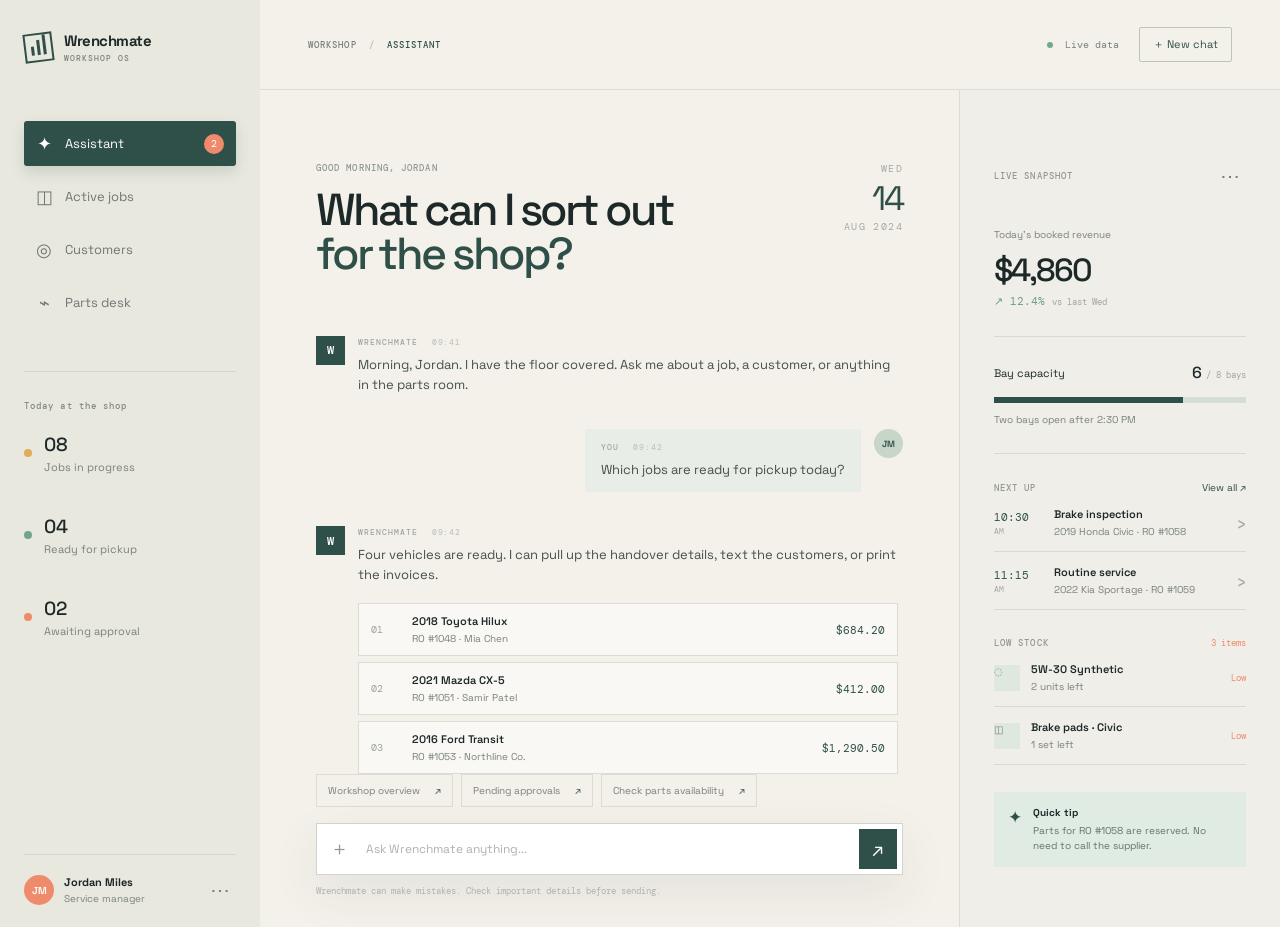
<file: CHATBOT 2 Co-Pilot/index.html>
<!doctype html>
<html lang="en">
<head>
  <meta charset="UTF-8" />
  <meta name="viewport" content="width=device-width, initial-scale=1.0" />
  <meta name="theme-color" content="#f4f1ea" />
  <title>Wrenchmate | Workshop assistant</title>
  <link rel="preconnect" href="https://fonts.googleapis.com" />
  <link rel="preconnect" href="https://fonts.gstatic.com" crossorigin />
  <link href="https://fonts.googleapis.com/css2?family=DM+Mono:wght@400;500&family=Space+Grotesk:wght@400;500;600;700&display=swap" rel="stylesheet" />
  <link rel="stylesheet" href="styles.css" />
</head>
<body>
  <main class="app-shell">
    <aside class="sidebar">
      <div class="brand-row">
        <div class="brand-mark"><span></span><span></span><span></span></div>
        <div>
          <p class="brand-name">Wrenchmate</p>
          <p class="brand-caption">WORKSHOP OS</p>
        </div>
      </div>

      <nav class="main-nav" aria-label="Main navigation">
        <a class="nav-item active" href="#chat"><span class="nav-icon">✦</span>Assistant <span class="nav-badge">2</span></a>
        <a class="nav-item" href="#jobs"><span class="nav-icon">◫</span>Active jobs</a>
        <a class="nav-item" href="#customers"><span class="nav-icon">◎</span>Customers</a>
        <a class="nav-item" href="#parts"><span class="nav-icon">⌁</span>Parts desk</a>
      </nav>

      <div class="sidebar-divider"></div>
      <p class="eyebrow">Today at the shop</p>
      <div class="shop-stat"><span class="stat-dot amber"></span><div><strong>08</strong><span>Jobs in progress</span></div></div>
      <div class="shop-stat"><span class="stat-dot mint"></span><div><strong>04</strong><span>Ready for pickup</span></div></div>
      <div class="shop-stat"><span class="stat-dot coral"></span><div><strong>02</strong><span>Awaiting approval</span></div></div>

      <div class="sidebar-footer">
        <div class="user-avatar">JM</div>
        <div><strong>Jordan Miles</strong><span>Service manager</span></div>
        <button class="icon-button" aria-label="Open settings">⋯</button>
      </div>
    </aside>

    <section class="workspace" id="chat">
      <header class="topbar">
        <div class="breadcrumb"><span>WORKSHOP</span><i>/</i><strong>ASSISTANT</strong></div>
        <div class="topbar-actions"><span class="live-status"><span></span> Live data</span><button class="outline-button" id="newChatButton">＋ New chat</button></div>
      </header>

      <div class="content-grid">
        <section class="chat-panel">
          <div class="chat-heading">
            <div><p class="eyebrow">GOOD MORNING, JORDAN</p><h1>What can I sort out<br /><em>for the shop?</em></h1></div>
            <div class="date-stamp">WED<br /><strong>14</strong><br />AUG 2024</div>
          </div>

          <div class="conversation" id="conversation" aria-live="polite">
            <div class="message assistant-message">
              <div class="message-avatar">W</div>
              <div class="message-body"><span class="message-label">WRENCHMATE <time>09:41</time></span><p>Morning, Jordan. I have the floor covered. Ask me about a job, a customer, or anything in the parts room.</p></div>
            </div>
            <div class="message user-message">
              <div class="message-body"><span class="message-label">YOU <time>09:42</time></span><p>Which jobs are ready for pickup today?</p></div>
              <div class="user-mini-avatar">JM</div>
            </div>
            <div class="message assistant-message">
              <div class="message-avatar">W</div>
              <div class="message-body"><span class="message-label">WRENCHMATE <time>09:42</time></span><p>Four vehicles are ready. I can pull up the handover details, text the customers, or print the invoices.</p><div class="job-list"><button class="job-row" data-prompt="Show me the pickup details for the four ready vehicles"><span class="job-car">01</span><span><strong>2018 Toyota Hilux</strong><small>RO #1048 · Mia Chen</small></span><b>$684.20</b></button><button class="job-row" data-prompt="Show me the pickup details for the four ready vehicles"><span class="job-car">02</span><span><strong>2021 Mazda CX-5</strong><small>RO #1051 · Samir Patel</small></span><b>$412.00</b></button><button class="job-row" data-prompt="Show me the pickup details for the four ready vehicles"><span class="job-car">03</span><span><strong>2016 Ford Transit</strong><small>RO #1053 · Northline Co.</small></span><b>$1,290.50</b></button></div></div>
            </div>
          </div>

          <div class="suggestions" id="suggestions"><button data-prompt="What is happening in the workshop today?">Workshop overview <span>↗</span></button><button data-prompt="Which jobs are waiting for customer approval?">Pending approvals <span>↗</span></button><button data-prompt="Do we have the parts for today's jobs?">Check parts availability <span>↗</span></button></div>
          <form class="composer" id="chatForm"><button type="button" class="attach-button" aria-label="Attach a file">＋</button><input id="chatInput" autocomplete="off" placeholder="Ask Wrenchmate anything..." aria-label="Message Wrenchmate" /><button type="submit" class="send-button" aria-label="Send message">↗</button></form>
          <p class="composer-note">Wrenchmate can make mistakes. Check important details before sending.</p>
        </section>

        <aside class="insights-panel">
          <div class="insights-heading"><p class="eyebrow">LIVE SNAPSHOT</p><button class="icon-button" aria-label="More snapshot options">⋯</button></div>
          <div class="revenue-block"><span>Today's booked revenue</span><strong>$4,860</strong><div class="trend">↗ 12.4% <small>vs last Wed</small></div></div>
          <div class="capacity-wrap"><div class="capacity-label"><span>Bay capacity</span><strong>6 <small>/ 8 bays</small></strong></div><div class="capacity-bar"><span></span></div><p>Two bays open after 2:30 PM</p></div>
          <div class="insight-section"><div class="section-title"><p class="eyebrow">NEXT UP</p><button class="text-button">View all ↗</button></div><div class="calendar-card"><div class="calendar-time">10:30 <small>AM</small></div><div><strong>Brake inspection</strong><span>2019 Honda Civic · RO #1058</span></div><i class="calendar-mark">›</i></div><div class="calendar-card"><div class="calendar-time">11:15 <small>AM</small></div><div><strong>Routine service</strong><span>2022 Kia Sportage · RO #1059</span></div><i class="calendar-mark">›</i></div></div>
          <div class="insight-section"><div class="section-title"><p class="eyebrow">LOW STOCK</p><span class="stock-alert">3 items</span></div><div class="stock-row"><span class="stock-icon">◌</span><div><strong>5W-30 Synthetic</strong><span>2 units left</span></div><b class="critical">Low</b></div><div class="stock-row"><span class="stock-icon">◫</span><div><strong>Brake pads · Civic</strong><span>1 set left</span></div><b class="critical">Low</b></div></div>
          <div class="tip-card"><span class="tip-spark">✦</span><div><strong>Quick tip</strong><p>Parts for RO #1058 are reserved. No need to call the supplier.</p></div></div>
        </aside>
      </div>
    </section>
  </main>
  <script src="app.js"></script>
</body>
</html>
</file>
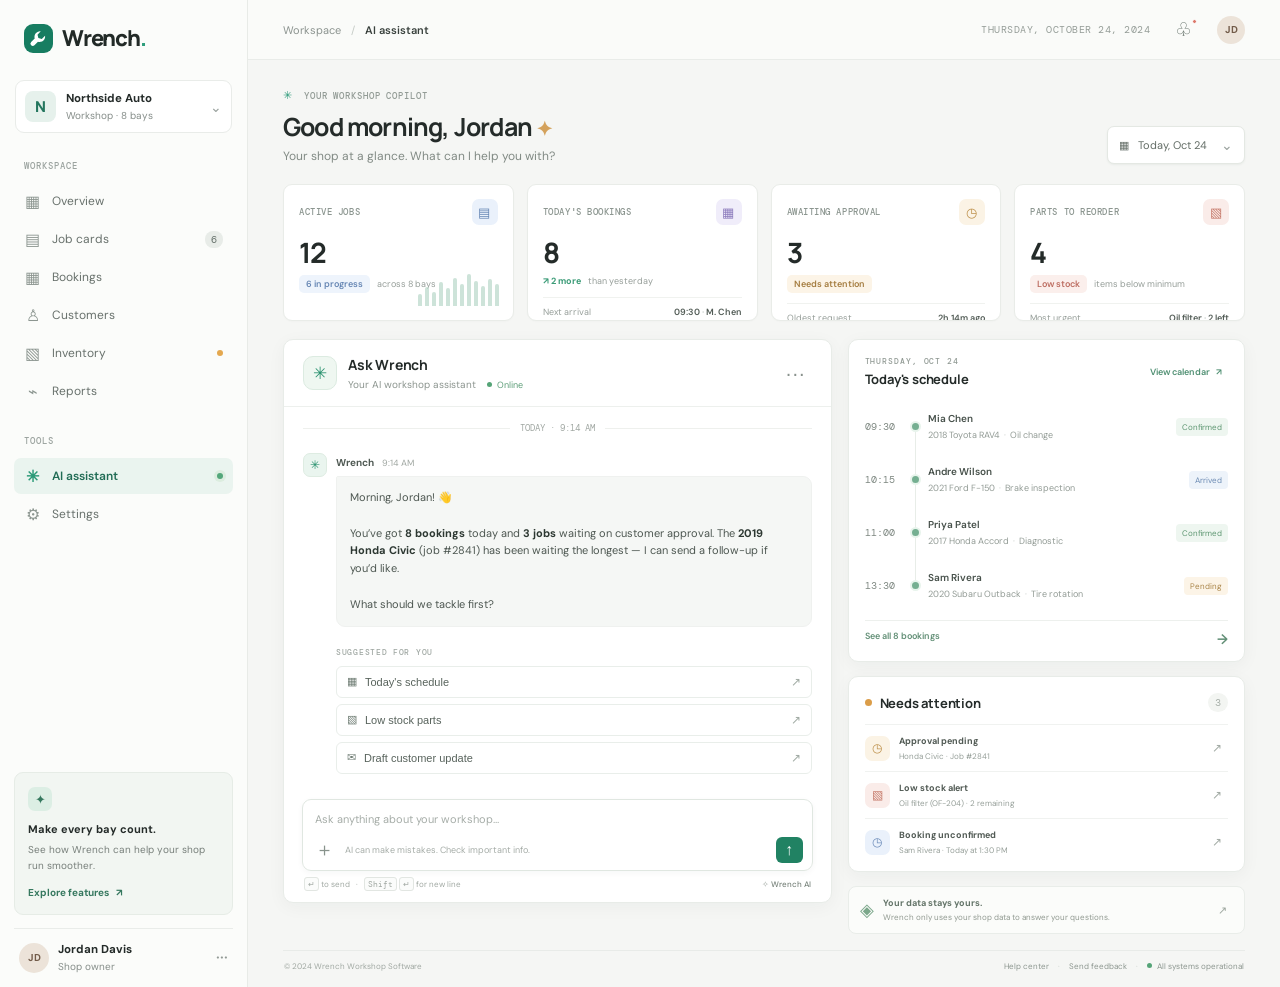
<file: ChatBot Codex ChatGPT/index.html>
<!doctype html>
<html lang="en">
<head>
  <meta charset="utf-8"><meta name="viewport" content="width=device-width, initial-scale=1">
  <meta name="theme-color" content="#f5f6f4"><title>Wrench — Workshop copilot</title>
  <link rel="preconnect" href="https://fonts.googleapis.com"><link rel="preconnect" href="https://fonts.gstatic.com" crossorigin>
  <link href="https://fonts.googleapis.com/css2?family=DM+Mono:wght@400;500&family=DM+Sans:wght@400;500;600;700&family=Manrope:wght@400;500;600;700;800&display=swap" rel="stylesheet">
  <link rel="stylesheet" href="styles.css">
</head>
<body>
<div class="app-shell">
  <aside class="sidebar">
    <a class="brand" href="#"><span class="brand-mark"><svg viewBox="0 0 32 32"><path d="M19.4 5.1a8.4 8.4 0 0 0-9.2 10.8L4.8 21.3a3.5 3.5 0 0 0 5 5l5.4-5.4A8.4 8.4 0 0 0 26 11.7l-5 5-5.2-1.3-1.3-5.2 4.9-5.1Z"/><circle cx="8.3" cy="23" r="1"/></svg></span><span>Wrench<span class="brand-dot">.</span></span></a>
    <div class="shop-switch"><span class="shop-avatar">N</span><span class="shop-copy"><b>Northside Auto</b><small>Workshop · 8 bays</small></span><span class="chevron">⌄</span></div>
    <div class="nav-label">WORKSPACE</div>
    <nav class="nav-main"><a href="#overview" class="nav-item"><span class="nav-icon">▦</span>Overview</a><a href="#jobs" class="nav-item"><span class="nav-icon">▤</span>Job cards <span class="nav-count">6</span></a><a href="#bookings" class="nav-item"><span class="nav-icon">▦</span>Bookings</a><a href="#customers" class="nav-item"><span class="nav-icon">♙</span>Customers</a><a href="#inventory" class="nav-item"><span class="nav-icon">▧</span>Inventory <span class="low-dot"></span></a><a href="#reports" class="nav-item"><span class="nav-icon">⌁</span>Reports</a></nav>
    <div class="nav-label tools-label">TOOLS</div><nav><a href="#assistant" class="nav-item active"><span class="nav-icon sparkle">✳</span>AI assistant <span class="live-dot"></span></a><a href="#settings" class="nav-item"><span class="nav-icon">⚙</span>Settings</a></nav>
    <div class="sidebar-bottom"><div class="upgrade-card"><div class="upgrade-icon">✦</div><b>Make every bay count.</b><p>See how Wrench can help your shop run smoother.</p><a href="#learn">Explore features <span>↗</span></a></div><div class="profile"><div class="profile-avatar">JD</div><div class="profile-copy"><b>Jordan Davis</b><small>Shop owner</small></div><span class="more">···</span></div></div>
  </aside>
  <main class="main-area" id="overview">
    <header class="topbar"><div class="crumb"><span>Workspace</span><span class="crumb-slash">/</span><b>AI assistant</b></div><div class="top-actions"><span class="today-label">THURSDAY, OCTOBER 24, 2024</span><button class="icon-button" aria-label="Notifications">♧<i></i></button><div class="top-avatar">JD</div></div></header>
    <div class="content">
      <div class="page-heading"><div><div class="eyebrow"><span class="sparkle small">✳</span> YOUR WORKSHOP COPILOT</div><h1>Good morning, Jordan <span class="wave">✦</span></h1><p class="subheading">Your shop at a glance. What can I help you with?</p></div><button class="date-button">▦ <span>Today, Oct 24</span> <span class="chevron">⌄</span></button></div>
      <section class="metrics" aria-label="Workshop summary"><article class="metric-card"><div class="metric-top"><span>ACTIVE JOBS</span><span class="metric-icon blue">▤</span></div><div class="metric-value">12</div><div class="metric-foot"><span class="pill pill-blue">6 in progress</span><span class="foot-muted">across 8 bays</span></div><div class="mini-bars"><i style="height:37%"></i><i style="height:58%"></i><i style="height:44%"></i><i style="height:76%"></i><i style="height:55%"></i><i style="height:89%"></i><i style="height:68%"></i><i style="height:100%"></i><i style="height:77%"></i><i style="height:61%"></i><i style="height:83%"></i><i style="height:70%"></i></div></article><article class="metric-card"><div class="metric-top"><span>TODAY'S BOOKINGS</span><span class="metric-icon lilac">▦</span></div><div class="metric-value">8</div><div class="metric-foot"><span class="trend">↗ 2 more</span><span class="foot-muted">than yesterday</span></div><div class="metric-bottom-line"><span>Next arrival</span><b>09:30 <span>·</span> M. Chen</b></div></article><article class="metric-card"><div class="metric-top"><span>AWAITING APPROVAL</span><span class="metric-icon amber">◷</span></div><div class="metric-value">3</div><div class="metric-foot"><span class="pill pill-amber">Needs attention</span></div><div class="metric-bottom-line"><span>Oldest request</span><b>2h 14m ago</b></div></article><article class="metric-card"><div class="metric-top"><span>PARTS TO REORDER</span><span class="metric-icon coral">▧</span></div><div class="metric-value">4</div><div class="metric-foot"><span class="pill pill-red">Low stock</span><span class="foot-muted">items below minimum</span></div><div class="metric-bottom-line"><span>Most urgent</span><b>Oil filter <span>·</span> 2 left</b></div></article></section>
      <div class="work-grid"><section class="assistant-panel" id="assistant"><div class="panel-heading"><div class="assistant-title"><div class="assistant-badge">✳</div><div><h2>Ask Wrench</h2><p>Your AI workshop assistant <span class="online"><i></i> Online</span></p></div></div><button class="panel-more" aria-label="More options">···</button></div><div class="chat-body" id="chatBody"><div class="date-divider"><span></span><small>TODAY · 9:14 AM</small><span></span></div><div class="bot-row"><div class="bot-avatar">✳</div><div class="message-stack"><div class="sender">Wrench <span>9:14 AM</span></div><div class="bot-message">Morning, Jordan! 👋<br><br>You’ve got <b>8 bookings</b> today and <b>3 jobs</b> waiting on customer approval. The <b>2019 Honda Civic</b> (job #2841) has been waiting the longest — I can send a follow-up if you’d like.<br><br>What should we tackle first?</div></div></div><div class="suggestion-label">SUGGESTED FOR YOU</div><div class="suggestions"><button class="suggestion" data-prompt="Show me today's schedule">▦ <span>Today's schedule</span><b>↗</b></button><button class="suggestion" data-prompt="Which parts are running low?">▧ <span>Low stock parts</span><b>↗</b></button><button class="suggestion" data-prompt="Draft an update for the Honda Civic customer">✉ <span>Draft customer update</span><b>↗</b></button></div><div id="dynamicMessages"></div></div><form class="chat-composer" id="chatForm"><div class="composer-box"><textarea id="chatInput" rows="1" placeholder="Ask anything about your workshop…" aria-label="Message Wrench"></textarea><div class="composer-tools"><button type="button" class="attach-button" title="Add attachment">＋</button><span class="composer-hint">AI can make mistakes. Check important info.</span><button type="submit" class="send-button" aria-label="Send message">↑</button></div></div><div class="composer-footer"><span><kbd>↵</kbd> to send <span class="hint-sep">·</span> <kbd>Shift</kbd> <kbd>↵</kbd> for new line</span><span>✧ <b>Wrench AI</b></span></div></form></section>
        <aside class="right-column"><section class="today-card"><div class="section-head"><div><div class="eyebrow">THURSDAY, OCT 24</div><h2>Today's schedule</h2></div><button class="text-link" id="viewSchedule">View calendar <span>↗</span></button></div><div class="schedule-list"><div class="schedule-item"><span class="time">09:30</span><span class="timeline"><i></i></span><div class="booking"><b>Mia Chen</b><span>2018 Toyota RAV4 <i>·</i> Oil change</span></div><span class="status status-confirmed">Confirmed</span></div><div class="schedule-item"><span class="time">10:15</span><span class="timeline"><i></i></span><div class="booking"><b>Andre Wilson</b><span>2021 Ford F-150 <i>·</i> Brake inspection</span></div><span class="status status-arrived">Arrived</span></div><div class="schedule-item"><span class="time">11:00</span><span class="timeline"><i></i></span><div class="booking"><b>Priya Patel</b><span>2017 Honda Accord <i>·</i> Diagnostic</span></div><span class="status status-confirmed">Confirmed</span></div><div class="schedule-item"><span class="time">13:30</span><span class="timeline"><i></i></span><div class="booking"><b>Sam Rivera</b><span>2020 Subaru Outback <i>·</i> Tire rotation</span></div><span class="status status-pending">Pending</span></div></div><button class="all-bookings" id="allBookings">See all 8 bookings <span>→</span></button></section>
          <section class="attention-card"><div class="section-head"><div class="attention-title"><span class="attention-dot"></span><h2>Needs attention</h2></div><span class="attention-count">3</span></div><div class="attention-item"><span class="attention-icon amber-bg">◷</span><div><b>Approval pending</b><span>Honda Civic · Job #2841</span></div><button class="row-arrow" data-prompt="Summarize the pending approval for job 2841">↗</button></div><div class="attention-item"><span class="attention-icon red-bg">▧</span><div><b>Low stock alert</b><span>Oil filter (OF-204) · 2 remaining</span></div><button class="row-arrow" data-prompt="Tell me what to reorder for the low stock oil filter">↗</button></div><div class="attention-item"><span class="attention-icon blue-bg">◷</span><div><b>Booking unconfirmed</b><span>Sam Rivera · Today at 1:30 PM</span></div><button class="row-arrow" data-prompt="Draft a booking confirmation for Sam Rivera">↗</button></div></section>
          <div class="privacy-note"><span>◈</span><p><b>Your data stays yours.</b><br>Wrench only uses your shop data to answer your questions.</p><button title="Learn about privacy">↗</button></div></aside></div>
      <footer class="app-footer"><span>© 2024 Wrench Workshop Software</span><span><a href="#help">Help center</a><i>·</i><a href="#feedback">Send feedback</a><i>·</i><a href="#status"><span class="footer-online"></span> All systems operational</a></span></footer>
    </div>
  </main>
</div><div class="toast" id="toast" role="status"></div><script src="app.js"></script>
</body></html>
</file>
<file: CHATBOT 2 Co-Pilot/styles.css>
:root {
  --paper: #f4f1ea;
  --panel: #fbfaf7;
  --ink: #1d2928;
  --muted: #7a817c;
  --line: #dddcd3;
  --green: #2f5048;
  --green-deep: #203d37;
  --mint: #dcebe2;
  --coral: #ef8b6b;
  --amber: #e1ab58;
  --shadow: 0 18px 50px rgba(39, 50, 46, .08);
}
* { box-sizing: border-box; }
body { margin: 0; background: var(--paper); color: var(--ink); font-family: 'Space Grotesk', sans-serif; }
button, input { font: inherit; }
button { cursor: pointer; }
.app-shell { min-height: 100vh; display: flex; }
.sidebar { width: 260px; padding: 31px 24px 22px; background: #e8e8df; display: flex; flex-direction: column; flex-shrink: 0; }
.brand-row, .sidebar-footer, .nav-item, .shop-stat, .topbar, .topbar-actions, .insights-heading, .section-title, .capacity-label, .stock-row, .calendar-card { display: flex; align-items: center; }
.brand-row { gap: 11px; margin-bottom: 58px; }.brand-mark { width: 29px; height: 29px; display: flex; gap: 3px; align-items: flex-end; padding: 5px; border: 2px solid var(--green); transform: rotate(-7deg); }.brand-mark span { display: block; width: 4px; background: var(--green); }.brand-mark span:nth-child(1) { height: 9px; }.brand-mark span:nth-child(2) { height: 15px; }.brand-mark span:nth-child(3) { height: 20px; }.brand-name { margin: 0; font-weight: 700; font-size: 15px; letter-spacing: -.03em; }.brand-caption, .eyebrow, .breadcrumb, .message-label { margin: 0; font: 500 10px 'DM Mono', monospace; letter-spacing: .12em; }.brand-caption { color: var(--muted); margin-top: 3px; font-size: 8px; }
.main-nav { display: grid; gap: 8px; }.nav-item { color: #717773; text-decoration: none; gap: 13px; padding: 11px 12px; border-radius: 3px; font-size: 13px; }.nav-item.active { background: var(--green); color: white; box-shadow: 0 6px 14px rgba(47, 80, 72, .16); }.nav-icon { width: 16px; text-align: center; font-size: 18px; }.nav-badge { margin-left: auto; width: 20px; height: 20px; display: grid; place-items: center; border-radius: 50%; background: var(--coral); color: white; font: 10px 'DM Mono', monospace; }.sidebar-divider { height: 1px; background: #d5d5cc; margin: 46px 0 28px; }.sidebar .eyebrow { color: #858a85; font-size: 9px; }.shop-stat { gap: 12px; margin: 20px 0; }.stat-dot { width: 8px; height: 8px; border-radius: 50%; }.stat-dot.amber { background: var(--amber); }.stat-dot.mint { background: #72a58c; }.stat-dot.coral { background: var(--coral); }.shop-stat div { display: flex; flex-direction: column; gap: 3px; }.shop-stat strong { font-size: 19px; font-weight: 500; }.shop-stat span:not(.stat-dot) { font-size: 11px; color: var(--muted); }.sidebar-footer { margin-top: auto; gap: 10px; border-top: 1px solid #d5d5cc; padding-top: 20px; }.user-avatar, .user-mini-avatar { display: grid; place-items: center; background: var(--coral); color: white; font-weight: 600; }.user-avatar { width: 30px; height: 30px; border-radius: 50%; font-size: 10px; }.sidebar-footer div:nth-child(2) { display: flex; flex-direction: column; gap: 3px; font-size: 11px; }.sidebar-footer div:nth-child(2) span { color: var(--muted); font-size: 10px; }.icon-button { margin-left: auto; border: 0; background: transparent; font-size: 20px; color: var(--muted); }
.workspace { flex: 1; min-width: 0; }.topbar { justify-content: space-between; padding: 27px 48px; border-bottom: 1px solid var(--line); }.breadcrumb { color: var(--muted); font-size: 9px; }.breadcrumb i { margin: 0 12px; color: #b7bab4; font-style: normal; }.breadcrumb strong { color: var(--green); font-weight: 500; }.topbar-actions { gap: 20px; }.live-status { font: 10px 'DM Mono', monospace; color: var(--muted); }.live-status span { display: inline-block; width: 6px; height: 6px; margin-right: 6px; background: #71ab88; border-radius: 50%; }.outline-button { border: 1px solid #bdc4ba; background: transparent; color: var(--green); padding: 9px 13px; font-size: 11px; border-radius: 2px; }.content-grid { display: grid; grid-template-columns: minmax(480px, 1fr) 320px; max-width: 1370px; margin: 0 auto; }.chat-panel { padding: 72px 8% 30px; border-right: 1px solid var(--line); min-height: calc(100vh - 82px); display: flex; flex-direction: column; }.chat-heading { display: flex; justify-content: space-between; margin-bottom: 60px; }.eyebrow { color: #929992; font-size: 9px; }.chat-heading h1 { margin: 14px 0 0; font-size: clamp(34px, 3.5vw, 53px); line-height: .98; letter-spacing: -.07em; font-weight: 500; }.chat-heading h1 em { color: var(--green); font-style: normal; }.date-stamp { text-align: right; color: #a5aaa3; font: 10px 'DM Mono', monospace; letter-spacing: .14em; line-height: 1.45; }.date-stamp strong { color: var(--green); font: 34px 'Space Grotesk', sans-serif; letter-spacing: -.06em; }.conversation { display: grid; gap: 34px; max-width: 680px; }.message { display: flex; gap: 13px; align-items: flex-start; }.message-body { max-width: 540px; }.message-avatar, .user-mini-avatar { flex: 0 0 29px; width: 29px; height: 29px; }.message-avatar { background: var(--green); color: white; display: grid; place-items: center; font: 500 12px 'DM Mono', monospace; }.user-mini-avatar { border-radius: 50%; background: #c8d5c9; color: var(--green); font-size: 9px; }.user-message { justify-content: flex-end; }.user-message .message-body { background: #e8ede7; padding: 12px 16px; }.message-label { display: block; color: #a0a69f; font-size: 8px; margin: 1px 0 8px; }.message-label time { margin-left: 8px; color: #c1c5bf; }.message-body p { margin: 0; color: #44504a; line-height: 1.55; font-size: 13px; }.job-list { margin-top: 18px; display: grid; gap: 6px; }.job-row { display: grid; grid-template-columns: 30px 1fr auto; gap: 11px; align-items: center; text-align: left; border: 1px solid var(--line); background: rgba(255,255,255,.45); padding: 10px 12px; color: var(--ink); transition: transform .2s, border-color .2s; }.job-row:hover { transform: translateX(3px); border-color: #98b0a4; }.job-car { color: #9ba29a; font: 10px 'DM Mono', monospace; }.job-row strong, .job-row small { display: block; }.job-row strong { font-size: 11px; font-weight: 600; }.job-row small { color: var(--muted); font-size: 10px; margin-top: 4px; }.job-row b { font: 11px 'DM Mono', monospace; color: var(--green); }.suggestions { display: flex; flex-wrap: wrap; gap: 8px; margin: auto 0 16px; }.suggestions button { padding: 9px 11px; border: 1px solid var(--line); background: transparent; color: var(--muted); font-size: 10px; text-align: left; }.suggestions button:hover { color: var(--green); border-color: #9eb8aa; }.suggestions span { color: var(--green); margin-left: 12px; }.composer { display: flex; max-width: 680px; background: white; border: 1px solid #d1d5cd; padding: 5px; box-shadow: var(--shadow); }.composer input { flex: 1; min-width: 0; border: 0; outline: 0; padding: 12px 9px; background: transparent; color: var(--ink); font-size: 12px; }.composer input::placeholder { color: #aeb3ad; }.attach-button, .send-button { border: 0; display: grid; place-items: center; }.attach-button { width: 35px; background: transparent; color: #8f9991; font-size: 19px; }.send-button { width: 38px; background: var(--green); color: white; font-size: 19px; }.composer-note { margin: 10px 0 0; color: #afb3ad; font: 9px 'DM Mono', monospace; }
.insights-panel { padding: 72px 34px 30px; background: #efeee8; }.insights-heading { justify-content: space-between; }.insights-heading .icon-button { margin: 0; }.revenue-block { margin-top: 32px; padding-bottom: 28px; border-bottom: 1px solid #d9d9d0; }.revenue-block > span, .capacity-wrap p, .calendar-card span, .stock-row span { color: var(--muted); font-size: 10px; }.revenue-block strong { display: block; margin: 7px 0 4px; font-size: 32px; font-weight: 500; letter-spacing: -.06em; }.trend { color: #6c9d80; font: 11px 'DM Mono', monospace; }.trend small { color: #a1a79f; font-size: 9px; }.capacity-wrap { padding: 25px 0 27px; border-bottom: 1px solid #d9d9d0; }.capacity-label { justify-content: space-between; font-size: 11px; }.capacity-label strong { font-size: 16px; font-weight: 500; }.capacity-label small { color: #a1a79f; font: 9px 'DM Mono', monospace; }.capacity-bar { height: 6px; background: #d5ddd5; margin: 14px 0 10px; }.capacity-bar span { display: block; width: 75%; height: 100%; background: var(--green); }.capacity-wrap p { margin: 0; }.insight-section { padding: 27px 0 0; }.section-title { justify-content: space-between; }.text-button { border: 0; background: none; color: var(--green); font-size: 10px; padding: 0; }.calendar-card { gap: 13px; padding: 13px 0; border-bottom: 1px solid #d9d9d0; }.calendar-time { width: 47px; color: var(--green); font: 11px 'DM Mono', monospace; }.calendar-time small { display: block; margin-top: 2px; color: #a1a79f; font-size: 8px; }.calendar-card strong, .calendar-card span, .stock-row strong, .stock-row span { display: block; }.calendar-card strong { font-size: 11px; font-weight: 600; margin-bottom: 4px; }.calendar-mark { margin-left: auto; color: #a2aaa1; font-size: 19px; font-style: normal; }.stock-alert { color: var(--coral); font: 9px 'DM Mono', monospace; }.stock-row { gap: 11px; padding: 13px 0; border-bottom: 1px solid #d9d9d0; }.stock-icon { width: 26px; height: 26px; display: grid; place-items: center; color: var(--green); background: #dfe8df; font-size: 16px; }.stock-row strong { font-size: 11px; font-weight: 600; margin-bottom: 4px; }.stock-row b { margin-left: auto; font: 9px 'DM Mono', monospace; color: var(--coral); }.tip-card { display: flex; gap: 11px; margin-top: 27px; padding: 14px; background: #e0ece3; }.tip-spark { color: var(--green); font-size: 17px; }.tip-card strong { display: block; font-size: 10px; }.tip-card p { margin: 5px 0 0; color: #62736a; font-size: 10px; line-height: 1.45; }
.typing { color: #909b92 !important; font-style: italic; }
@media (max-width: 1050px) { .sidebar { width: 210px; padding-left: 18px; padding-right: 18px; }.topbar { padding-left: 30px; padding-right: 30px; }.content-grid { grid-template-columns: minmax(430px, 1fr) 280px; }.insights-panel { padding-left: 24px; padding-right: 24px; } }
@media (max-width: 780px) { .app-shell { display: block; }.sidebar { width: 100%; height: auto; padding: 18px 20px; display: block; }.brand-row { margin-bottom: 18px; }.main-nav { display: flex; overflow-x: auto; }.nav-item { white-space: nowrap; }.sidebar-divider, .sidebar > .eyebrow, .shop-stat, .sidebar-footer { display: none; }.topbar { padding: 18px 20px; }.live-status { display: none; }.content-grid { display: block; }.chat-panel { min-height: auto; padding: 44px 20px 28px; border-right: 0; }.chat-heading { margin-bottom: 42px; }.chat-heading h1 { font-size: 41px; }.date-stamp { font-size: 8px; }.insights-panel { padding: 28px 20px 40px; }.suggestions { margin-top: 48px; }.conversation { gap: 25px; } }
@media (max-width: 430px) { .chat-heading h1 { font-size: 35px; }.date-stamp { display: none; }.job-row { grid-template-columns: 23px 1fr; }.job-row b { grid-column: 2; }.topbar-actions .outline-button { padding: 8px 9px; } }
</file>
<file: ChatBot Codex ChatGPT/styles.css>
:root{--bg:#f5f6f4;--white:#fff;--ink:#242b29;--muted:#858d89;--line:#e9ece9;--green:#177d61;--mint:#eaf5f0;--navy:#262d2b;--shadow:0 4px 18px rgba(29,44,37,.045)}*{box-sizing:border-box}body{margin:0;background:var(--bg);color:var(--ink);font-family:'DM Sans',sans-serif;font-size:13px}.app-shell{min-height:100vh;display:flex}.sidebar{width:248px;background:#fbfcfa;border-right:1px solid #e8ebe7;padding:23px 14px 12px;display:flex;flex-direction:column;flex-shrink:0}.brand{display:flex;align-items:center;gap:9px;margin:0 10px 27px;color:#222a27;text-decoration:none;font:800 22px Manrope,sans-serif;letter-spacing:-1.2px}.brand-dot{color:#2d9d7b}.brand-mark{width:29px;height:29px;background:#177d61;border-radius:9px;display:grid;place-items:center}.brand-mark svg{width:21px;fill:#fff}.shop-switch{margin:0 1px 27px;padding:10px 9px;display:flex;align-items:center;gap:10px;border:1px solid var(--line);background:#fff;border-radius:9px}.shop-avatar,.profile-avatar,.top-avatar{display:grid;place-items:center;font-weight:700}.shop-avatar{width:31px;height:31px;border-radius:8px;background:#e6f1ec;color:#24765e;font:800 15px Manrope}.shop-copy,.profile-copy{display:flex;flex-direction:column;gap:3px;flex:1}.shop-copy b,.profile-copy b{font-size:11.5px}.shop-copy small,.profile-copy small{font-size:10px;color:var(--muted)}.chevron{color:#9aa29e;font-size:14px}.nav-label{font:500 9px 'DM Mono',monospace;letter-spacing:1.05px;color:#9ba39f;margin:0 10px 9px}.nav-main{margin-bottom:23px}.nav-item{height:36px;padding:0 10px;display:flex;align-items:center;gap:11px;text-decoration:none;color:#68716c;border-radius:7px;font-size:12px;margin:2px 0}.nav-item:hover{background:#f1f4f1}.nav-item.active{background:#eaf4ef;color:#216c55;font-weight:600}.nav-icon{font-size:16px;width:17px;text-align:center;color:#8c9690}.active .nav-icon{color:#218062}.nav-icon.sparkle,.sparkle{color:#2b9a78}.nav-count{margin-left:auto;background:#e8ece8;padding:2px 6px;border-radius:8px;font:10px 'DM Mono',monospace;color:#65706a}.low-dot,.live-dot{width:6px;height:6px;border-radius:50%;background:#e4a84f;margin-left:auto}.live-dot{background:#54a77b;box-shadow:0 0 0 3px #dceddf}.tools-label{margin-top:1px}.sidebar-bottom{margin-top:auto}.upgrade-card{padding:14px 13px;background:#f2f6f2;border:1px solid #e6ece6;border-radius:9px;margin-bottom:13px}.upgrade-icon{width:24px;height:24px;border-radius:7px;background:#dceee4;color:#35785e;display:grid;place-items:center;margin-bottom:9px}.upgrade-card>b{font-size:11px}.upgrade-card p{color:#777f7a;font-size:10px;line-height:1.55;margin:5px 0 10px}.upgrade-card>a{font-size:10px;color:#36785f;text-decoration:none;font-weight:700}.upgrade-card>a span{margin-left:5px}.profile{display:flex;align-items:center;gap:9px;border-top:1px solid var(--line);padding:13px 5px 2px}.profile-avatar,.top-avatar{background:#ece3d9;color:#725b49;border-radius:50%;width:30px;height:30px;font-size:10px}.more{font-size:19px;color:#929a95}.main-area{flex:1;min-width:0}.topbar{height:60px;border-bottom:1px solid var(--line);padding:0 35px;display:flex;align-items:center;justify-content:space-between;background:#fafbf9}.crumb{display:flex;align-items:center;gap:10px;color:#8b938f;font-size:11px}.crumb-slash{color:#c5cbc6}.crumb b{color:#39413d;font-weight:600}.top-actions{display:flex;align-items:center;gap:19px}.today-label{font:10px 'DM Mono',monospace;color:#959d98;letter-spacing:.5px}.icon-button{border:0;background:transparent;font-size:19px;color:#64716a;position:relative}.icon-button i{position:absolute;width:5px;height:5px;border:1px solid #fff;border-radius:50%;background:#dc796b;right:1px;top:2px}.top-avatar{width:28px;height:28px}.content{max-width:1430px;margin:0 auto;padding:28px 35px 16px}.page-heading{display:flex;justify-content:space-between;align-items:end;margin-bottom:20px}.eyebrow{font:500 9px 'DM Mono',monospace;letter-spacing:.9px;color:#929b95}.small{font-size:11px;margin-right:5px}.page-heading h1{font:700 25px Manrope,sans-serif;letter-spacing:-.8px;margin:7px 0 4px}.wave{font-size:20px;color:#d4a25c}.subheading{font-size:12px;color:#818a84;margin:0}.date-button{display:flex;align-items:center;gap:9px;border:1px solid #e4e8e3;background:#fff;padding:9px 11px;border-radius:7px;font:11px 'DM Sans';color:#636d66;box-shadow:0 1px 2px #e8ebe8}.date-button .chevron{margin-left:5px}.metrics{display:grid;grid-template-columns:repeat(4,minmax(0,1fr));gap:13px;margin-bottom:18px}.metric-card{height:137px;background:#fff;border:1px solid #e9ece8;border-radius:9px;padding:14px 15px;position:relative;overflow:hidden;box-shadow:0 1px 2px rgba(25,40,33,.02)}.metric-top{display:flex;justify-content:space-between;align-items:center;font:500 9px 'DM Mono',monospace;letter-spacing:.55px;color:#8c9690}.metric-icon{width:26px;height:26px;border-radius:7px;display:grid;place-items:center;font-size:13px}.blue{background:#eaf1fb;color:#6384b3}.lilac{background:#f0edfa;color:#8a79bb}.amber{background:#fbf3e5;color:#bc8e46}.coral{background:#faece9;color:#c57869}.metric-value{font:700 28px Manrope,sans-serif;letter-spacing:-1px;margin:8px 0 4px}.metric-foot{display:flex;align-items:center;gap:7px}.pill{padding:3px 7px;border-radius:5px;font-size:9px;font-weight:600}.pill-blue{background:#eef4fc;color:#6787b4}.pill-amber{background:#fcf4e7;color:#a47c3f}.pill-red{background:#fbefec;color:#bd6e62}.foot-muted{font-size:9px;color:#969e99}.trend{font-size:9px;font-weight:700;color:#3c9c78}.metric-bottom-line{border-top:1px solid #f0f2ef;margin-top:10px;padding-top:8px;display:flex;justify-content:space-between;font-size:9px;color:#969e99}.metric-bottom-line b{font-weight:600;color:#525c56}.metric-bottom-line b span{color:#bbc2bd}.mini-bars{position:absolute;right:14px;bottom:14px;display:flex;align-items:end;gap:3px;height:32px;opacity:.7}.mini-bars i{width:4px;background:#b9d8c9;border-radius:2px 2px 0 0}.work-grid{display:grid;grid-template-columns:minmax(440px,1.38fr) minmax(340px,1fr);gap:16px;align-items:start}.assistant-panel,.today-card,.attention-card{background:#fff;border:1px solid #e8ece8;border-radius:10px;box-shadow:var(--shadow)}.assistant-panel{min-height:564px;display:flex;flex-direction:column;overflow:hidden}.panel-heading{height:67px;border-bottom:1px solid #edf0ed;display:flex;align-items:center;justify-content:space-between;padding:0 19px}.assistant-title{display:flex;align-items:center;gap:11px}.assistant-badge{width:34px;height:34px;display:grid;place-items:center;border:1px solid #dcebe1;border-radius:10px;background:#eff7f1;color:#29916e;font-size:17px}.assistant-title h2,.section-head h2{font:700 14px Manrope,sans-serif;letter-spacing:-.2px;margin:0}.assistant-title p{font-size:10px;color:#8c958f;margin:4px 0 0}.online{margin-left:8px;color:#5d9e78;font-size:9px}.online i,.footer-online{display:inline-block;width:5px;height:5px;border-radius:50%;background:#55a477;margin-right:3px;vertical-align:1px}.panel-more{border:0;background:transparent;color:#89928d;font-size:20px;letter-spacing:1px}.chat-body{padding:15px 19px 12px;flex:1;min-height:0}.date-divider{display:flex;align-items:center;gap:10px;margin:0 0 19px}.date-divider span{height:1px;background:#eef0ed;flex:1}.date-divider small{font:9px 'DM Mono',monospace;color:#a1a8a3}.bot-row{display:flex;align-items:start;gap:9px}.bot-avatar{width:24px;height:24px;flex-shrink:0;border-radius:7px;background:#eaf5ef;border:1px solid #deece2;color:#29916e;display:grid;place-items:center;font-size:12px}.message-stack{max-width:95%}.sender{font-size:10px;font-weight:700;color:#505a54;margin:3px 0 7px}.sender span{font-weight:400;color:#a0a7a2;margin-left:6px;font-size:9px}.bot-message{background:#f5f7f5;border:1px solid #eff1ef;border-radius:2px 9px 9px 9px;padding:12px 13px;font-size:11px;line-height:1.62;color:#4d5751}.bot-message b{color:#2d3832;font-weight:700}.suggestion-label{font:500 8px 'DM Mono',monospace;letter-spacing:.7px;color:#a0a8a3;margin:20px 0 9px 33px}.suggestions{display:flex;flex-direction:column;gap:6px;margin-left:33px}.suggestion{width:100%;height:32px;border:1px solid #e9eeea;border-radius:6px;background:#fff;padding:0 10px;display:flex;align-items:center;gap:8px;color:#6d7b72;text-align:left;font-size:11px}.suggestion span{color:#58635c;flex:1}.suggestion>b{font-size:12px;color:#a0aaa3;font-weight:400}.suggestion:hover{border-color:#a8cbbc;background:#fbfdfb}.chat-composer{padding:0 18px 13px}.composer-box{border:1px solid #e0e7e1;border-radius:9px;padding:8px 9px 7px;box-shadow:0 2px 6px rgba(35,63,48,.04)}.composer-box:focus-within{border-color:#8fbda5;box-shadow:0 0 0 3px #eaf5ef}.composer-box textarea{width:100%;resize:none;border:0;outline:0;min-height:25px;max-height:80px;font:11px 'DM Sans';color:#313b35;background:transparent;padding:4px 3px}.composer-box textarea::placeholder{color:#a6ada8}.composer-tools{display:flex;align-items:center;gap:8px}.attach-button{border:0;background:transparent;font-size:19px;color:#88938c;padding:0 3px}.composer-hint{font-size:9px;color:#a5aca7;flex:1}.send-button{border:0;border-radius:6px;background:#218263;color:#fff;font-size:16px;width:27px;height:26px;cursor:pointer;line-height:1}.send-button:hover{background:#176d53}.composer-footer{display:flex;justify-content:space-between;padding:8px 2px 0;color:#a0a8a2;font-size:8px}.composer-footer b{font-weight:500;color:#77827a}.composer-footer kbd{font:8px 'DM Mono',monospace;border:1px solid #e2e6e2;border-radius:3px;padding:1px 3px;background:#fbfcfb}.hint-sep{padding:0 4px}.right-column{display:flex;flex-direction:column;gap:14px}.today-card,.attention-card{padding:16px 16px 12px}.section-head{display:flex;align-items:center;justify-content:space-between;margin-bottom:12px}.section-head .eyebrow{font-size:8px;margin-bottom:4px}.section-head h2{font-size:13px}.text-link{border:0;background:transparent;color:#4f8f72;font:600 9px 'DM Sans';cursor:pointer}.text-link span{margin-left:4px}.schedule-list{display:flex;flex-direction:column}.schedule-item{display:grid;grid-template-columns:39px 12px minmax(0,1fr) auto;gap:6px;align-items:center;min-height:53px}.time{font:10px 'DM Mono',monospace;color:#7d8780}.timeline{height:100%;position:relative;display:flex;justify-content:center;align-items:center}.timeline:before{content:'';position:absolute;top:0;bottom:0;left:5px;width:1px;background:#e8ede8}.schedule-item:first-child .timeline:before{top:50%}.schedule-item:last-child .timeline:before{bottom:50%}.timeline i{width:7px;height:7px;position:relative;z-index:1;border-radius:50%;background:#75af91;border:2px solid #e8f4ec;box-sizing:content-box}.booking{display:flex;flex-direction:column;gap:4px;min-width:0}.booking>b{font-size:10px;font-weight:600;color:#47514b}.booking>span{white-space:nowrap;overflow:hidden;text-overflow:ellipsis;font-size:9px;color:#929b95}.booking>span i{font-style:normal;color:#bcc2bd;margin:0 2px}.status{padding:4px 6px;border-radius:4px;font-size:8px;white-space:nowrap}.status-confirmed{background:#eef6f0;color:#5d9671}.status-arrived{background:#edf3fa;color:#6c8bb3}.status-pending{background:#fcf4e7;color:#a98448}.all-bookings{width:100%;margin-top:8px;padding:9px 0 1px;border:0;border-top:1px solid #edf0ed;background:none;text-align:left;font:600 9px 'DM Sans';color:#628f76;cursor:pointer}.all-bookings span{float:right;font-size:14px}.attention-card{padding-bottom:6px}.attention-title{display:flex;align-items:center;gap:8px}.attention-title h2{font-size:13px}.attention-dot{width:7px;height:7px;border-radius:50%;background:#db9d49}.attention-count{font:10px 'DM Mono';color:#a5ada7;background:#f3f5f2;border-radius:10px;padding:3px 7px}.attention-item{display:flex;align-items:center;gap:9px;padding:10px 0;border-top:1px solid #f0f2f0}.attention-icon{width:25px;height:25px;border-radius:7px;display:grid;place-items:center;font-size:12px}.amber-bg{background:#fbf3e5;color:#bb8d45}.red-bg{background:#faece9;color:#c57868}.blue-bg{background:#eaf1fb;color:#6888b7}.attention-item>div{display:flex;flex-direction:column;gap:4px;flex:1}.attention-item>div b{font-size:9px;color:#515a54}.attention-item>div span{font-size:8px;color:#969f99}.row-arrow{border:0;background:none;color:#a2aaa4;font-size:12px;cursor:pointer}.row-arrow:hover{color:#278165}.privacy-note{display:flex;align-items:center;gap:9px;padding:10px 11px;border:1px solid #e9ede9;border-radius:8px;background:#fbfcfa;color:#8a9a8e}.privacy-note>span{font-size:18px;color:#7ba78a}.privacy-note p{flex:1;margin:0;font-size:8px;line-height:1.55;color:#909990}.privacy-note p b{font-size:9px;color:#637468}.privacy-note button{border:0;background:none;color:#9ca69e;font-size:11px}.app-footer{display:flex;justify-content:space-between;margin-top:16px;padding:10px 1px 0;border-top:1px solid #e8ebe8;color:#a0a8a2;font-size:8px}.app-footer>span:last-child{display:flex;gap:9px;align-items:center}.app-footer a{color:#8c968f;text-decoration:none}.app-footer i{font-style:normal;color:#c5cbc7}.footer-online{width:5px;height:5px}.toast{position:fixed;bottom:22px;left:50%;transform:translate(-50%,15px);padding:10px 15px;background:#26342c;color:#fff;border-radius:7px;font-size:11px;box-shadow:0 5px 20px #17251d33;opacity:0;pointer-events:none;transition:.2s;z-index:5}.toast.show{opacity:1;transform:translate(-50%,0)}.user-message{margin:14px 0 0 auto;max-width:80%;background:#eaf4ef;border:1px solid #deece2;border-radius:9px 3px 9px 9px;padding:9px 12px;font-size:11px;line-height:1.55;color:#355244}.assistant-reply{display:flex;gap:8px;margin-top:13px}.reply-content{font-size:11px;line-height:1.6;color:#4d5751;background:#f5f7f5;border:1px solid #eff1ef;border-radius:2px 9px 9px 9px;padding:10px 12px}.reply-content b{color:#273a2f}.typing{display:flex;gap:4px;padding:5px 2px}.typing i{width:5px;height:5px;background:#8eac99;border-radius:50%;animation:pulse 1s infinite alternate}.typing i:nth-child(2){animation-delay:.2s}.typing i:nth-child(3){animation-delay:.4s}@keyframes pulse{to{opacity:.25;transform:translateY(-3px)}}@media(min-width:1500px){.content{padding-left:45px;padding-right:45px}.assistant-panel{min-height:590px}}@media(max-width:1100px){.sidebar{width:215px}.content{padding-left:22px;padding-right:22px}.topbar{padding:0 22px}.work-grid{grid-template-columns:minmax(390px,1.2fr) minmax(310px,1fr)}.metrics{gap:9px}.metric-card{padding:12px}.metric-top{font-size:8px}}@media(max-width:900px){.sidebar{width:65px;padding:18px 8px}.brand{margin:0 auto 25px}.brand>span:last-child,.shop-copy,.shop-switch>.chevron,.nav-label,.nav-item:not(.active){display:none}.shop-switch{justify-content:center;padding:7px 0;border:0;background:transparent;margin-bottom:22px}.nav-item{justify-content:center;padding:0;font-size:0}.nav-item.active{font-size:0;height:40px}.nav-icon{font-size:18px}.nav-count,.live-dot,.low-dot{display:none}.upgrade-card,.profile-copy,.more{display:none}.profile{justify-content:center;padding:12px 0 2px}.content{padding:21px 17px}.topbar{padding:0 17px}.work-grid{grid-template-columns:1fr}.right-column{display:grid;grid-template-columns:1fr 1fr}.privacy-note{grid-column:1/-1}.assistant-panel{min-height:525px}.metrics{grid-template-columns:repeat(2,1fr)}}@media(max-width:560px){.today-label{display:none}.content{padding:19px 12px}.topbar{height:52px;padding:0 13px}.page-heading{align-items:flex-start}.page-heading h1{font-size:21px}.date-button{padding:8px;font-size:0}.date-button span{font-size:10px}.date-button .chevron{display:none}.metrics{gap:8px}.metric-card{height:130px;padding:11px}.metric-top{font-size:7px}.metric-value{font-size:25px}.work-grid{gap:11px}.assistant-panel{min-height:540px}.right-column{grid-template-columns:1fr}.app-footer{flex-direction:column;gap:8px}.schedule-item{grid-template-columns:38px 12px minmax(0,1fr) auto}.message-stack{max-width:calc(100% - 30px)}}
</file>
